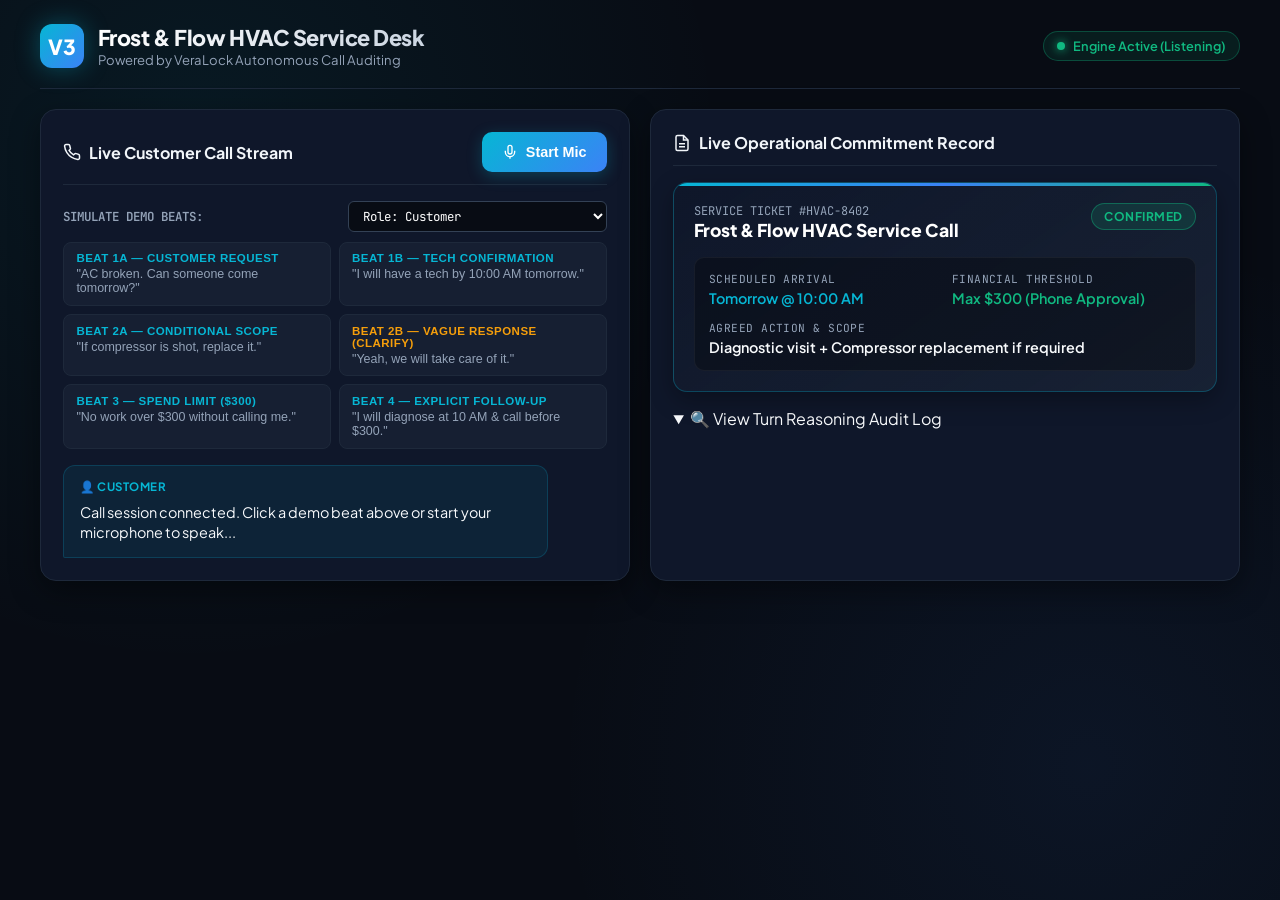
<file: frontend/index.html>
<!DOCTYPE html>
<html lang="en">
<head>
  <meta charset="UTF-8">
  <meta name="viewport" content="width=device-width, initial-scale=1.0">
  <title>Frost & Flow HVAC — VeraLock Operational Commitment Record</title>
  <link rel="preconnect" href="https://fonts.googleapis.com">
  <link rel="preconnect" href="https://fonts.gstatic.com" crossorigin>
  <link href="https://fonts.googleapis.com/css2?family=Plus+Jakarta+Sans:wght@400;500;600;700;800&family=JetBrains+Mono:wght@400;500;600&display=swap" rel="stylesheet">
  <style>
    :root {
      --bg-dark: #080c14;
      --bg-card: #0f172a;
      --bg-card-hover: #1e293b;
      --border-color: #1e293b;
      --border-light: #334155;
      --accent-cyan: #06b6d4;
      --accent-blue: #3b82f6;
      --accent-emerald: #10b981;
      --accent-amber: #f59e0b;
      --accent-rose: #f43f5e;
      --text-main: #f8fafc;
      --text-muted: #94a3b8;
      --font-sans: 'Plus Jakarta Sans', system-ui, -apple-system, sans-serif;
      --font-mono: 'JetBrains Mono', monospace;
    }

    * {
      box-sizing: border-box;
      margin: 0;
      padding: 0;
    }

    body {
      background-color: var(--bg-dark);
      color: var(--text-main);
      font-family: var(--font-sans);
      min-height: 100vh;
      display: flex;
      flex-direction: column;
      align-items: center;
      padding: 1.5rem 1rem;
      background-image: 
        radial-gradient(circle at 15% 15%, rgba(6, 182, 212, 0.08) 0%, transparent 40%),
        radial-gradient(circle at 85% 85%, rgba(59, 130, 246, 0.08) 0%, transparent 40%);
    }

    .container {
      max-width: 1200px;
      width: 100%;
      display: flex;
      flex-direction: column;
      gap: 1.25rem;
    }

    header {
      display: flex;
      justify-content: space-between;
      align-items: center;
      padding-bottom: 1.25rem;
      border-bottom: 1px solid var(--border-color);
    }

    .brand {
      display: flex;
      align-items: center;
      gap: 0.85rem;
    }

    .brand-logo {
      width: 44px;
      height: 44px;
      background: linear-gradient(135deg, var(--accent-cyan), var(--accent-blue));
      border-radius: 12px;
      display: flex;
      align-items: center;
      justify-content: center;
      font-weight: 800;
      color: #fff;
      font-size: 1.3rem;
      box-shadow: 0 0 25px rgba(6, 182, 212, 0.35);
    }

    .brand-title {
      font-size: 1.35rem;
      font-weight: 800;
      letter-spacing: -0.02em;
      background: linear-gradient(to right, #ffffff, #cbd5e1);
      -webkit-background-clip: text;
      -webkit-text-fill-color: transparent;
    }

    .brand-subtitle {
      font-size: 0.82rem;
      color: var(--text-muted);
      display: flex;
      align-items: center;
      gap: 0.5rem;
    }

    .status-pill {
      display: flex;
      align-items: center;
      gap: 0.5rem;
      background-color: rgba(16, 185, 129, 0.1);
      border: 1px solid rgba(16, 185, 129, 0.3);
      color: var(--accent-emerald);
      padding: 0.4rem 0.85rem;
      border-radius: 9999px;
      font-size: 0.8rem;
      font-weight: 600;
    }

    .status-dot {
      width: 8px;
      height: 8px;
      border-radius: 50%;
      background-color: var(--accent-emerald);
      box-shadow: 0 0 10px var(--accent-emerald);
      animation: pulse 2s infinite;
    }

    @keyframes pulse {
      0%, 100% { opacity: 1; }
      50% { opacity: 0.4; }
    }

    .grid-layout {
      display: grid;
      grid-template-columns: 1fr 1fr;
      gap: 1.25rem;
    }

    @media (max-width: 900px) {
      .grid-layout { grid-template-columns: 1fr; }
    }

    .card {
      background: var(--bg-card);
      border: 1px solid var(--border-color);
      border-radius: 16px;
      padding: 1.4rem;
      box-shadow: 0 10px 30px rgba(0, 0, 0, 0.4);
      display: flex;
      flex-direction: column;
      gap: 1rem;
    }

    .card-header {
      display: flex;
      justify-content: space-between;
      align-items: center;
      padding-bottom: 0.75rem;
      border-bottom: 1px solid var(--border-color);
    }

    .card-title {
      font-size: 1rem;
      font-weight: 700;
      display: flex;
      align-items: center;
      gap: 0.5rem;
      color: #f1f5f9;
    }

    .btn {
      background: linear-gradient(135deg, var(--accent-cyan), var(--accent-blue));
      color: #fff;
      border: none;
      border-radius: 10px;
      padding: 0.75rem 1.25rem;
      font-weight: 600;
      font-size: 0.9rem;
      cursor: pointer;
      display: flex;
      align-items: center;
      justify-content: center;
      gap: 0.5rem;
      transition: all 0.2s ease;
      box-shadow: 0 4px 15px rgba(6, 182, 212, 0.25);
    }

    .btn:hover:not(:disabled) {
      transform: translateY(-2px);
      box-shadow: 0 6px 20px rgba(6, 182, 212, 0.4);
    }

    .btn-danger {
      background: linear-gradient(135deg, #f43f5e, #e11d48);
      box-shadow: 0 4px 15px rgba(244, 63, 94, 0.25);
    }

    .btn-secondary {
      background: rgba(255, 255, 255, 0.05);
      border: 1px solid var(--border-light);
      color: var(--text-main);
      box-shadow: none;
    }

    .btn-secondary:hover:not(:disabled) {
      background: rgba(255, 255, 255, 0.1);
      border-color: var(--accent-cyan);
    }

    .btn:disabled {
      opacity: 0.4;
      cursor: not-allowed;
    }

    /* Preset Beats Bar */
    .presets-grid {
      display: grid;
      grid-template-columns: repeat(2, 1fr);
      gap: 0.5rem;
    }

    .preset-btn {
      background-color: rgba(30, 41, 59, 0.5);
      border: 1px solid var(--border-color);
      border-radius: 8px;
      padding: 0.6rem 0.75rem;
      color: var(--text-muted);
      font-size: 0.78rem;
      text-align: left;
      cursor: pointer;
      transition: all 0.15s ease;
      display: flex;
      flex-direction: column;
      gap: 0.2rem;
    }

    .preset-btn:hover {
      background-color: var(--bg-card-hover);
      border-color: var(--accent-cyan);
      color: #fff;
    }

    .preset-label {
      font-weight: 700;
      color: var(--accent-cyan);
      font-size: 0.72rem;
      text-transform: uppercase;
      letter-spacing: 0.04em;
    }

    /* Chat Conversation Stream */
    .chat-stream {
      display: flex;
      flex-direction: column;
      gap: 0.85rem;
      max-height: 420px;
      overflow-y: auto;
      padding-right: 0.3rem;
    }

    .chat-bubble {
      display: flex;
      flex-direction: column;
      gap: 0.35rem;
      padding: 0.85rem 1rem;
      border-radius: 12px;
      max-width: 90%;
      font-size: 0.9rem;
      line-height: 1.45;
      animation: slideIn 0.25s ease;
      transition: all 0.2s ease;
    }

    .chat-bubble.customer {
      align-self: flex-start;
      background-color: rgba(6, 182, 212, 0.08);
      border: 1px solid rgba(6, 182, 212, 0.2);
      border-bottom-left-radius: 2px;
    }

    .chat-bubble.business {
      align-self: flex-end;
      background-color: rgba(59, 130, 246, 0.1);
      border: 1px solid rgba(59, 130, 246, 0.25);
      border-bottom-right-radius: 2px;
    }

    /* VeraLock Clarification Agent Intervention Bubble */
    .chat-bubble.agent-clarify {
      align-self: center;
      background: linear-gradient(135deg, rgba(245, 158, 11, 0.18), rgba(245, 158, 11, 0.06));
      border: 1px solid rgba(245, 158, 11, 0.45);
      border-radius: 12px;
      width: 95%;
      box-shadow: 0 4px 15px rgba(245, 158, 11, 0.15);
    }

    .chat-bubble.highlighted {
      box-shadow: 0 0 20px var(--accent-cyan);
      border-color: var(--accent-cyan);
    }

    .speaker-tag {
      font-size: 0.72rem;
      font-weight: 700;
      text-transform: uppercase;
      letter-spacing: 0.04em;
      display: flex;
      align-items: center;
      gap: 0.35rem;
    }

    .speaker-tag.customer { color: var(--accent-cyan); }
    .speaker-tag.business { color: var(--accent-blue); }
    .speaker-tag.agent { color: var(--accent-amber); font-weight: 800; }

    /* OPERATIONAL RECORD CARD (The WOW Output) */
    .record-ticket {
      background: linear-gradient(145deg, rgba(15, 23, 42, 0.9), rgba(30, 41, 59, 0.6));
      border: 1px solid rgba(6, 182, 212, 0.3);
      border-radius: 14px;
      padding: 1.25rem;
      display: flex;
      flex-direction: column;
      gap: 1rem;
      box-shadow: 0 8px 25px rgba(0, 0, 0, 0.3);
      position: relative;
      overflow: hidden;
    }

    .record-ticket::before {
      content: '';
      position: absolute;
      top: 0; left: 0; right: 0;
      height: 3px;
      background: linear-gradient(to right, var(--accent-cyan), var(--accent-blue), var(--accent-emerald));
    }

    .ticket-header {
      display: flex;
      justify-content: space-between;
      align-items: flex-start;
    }

    .ticket-badge {
      padding: 0.3rem 0.75rem;
      border-radius: 9999px;
      font-size: 0.75rem;
      font-weight: 700;
      letter-spacing: 0.04em;
      text-transform: uppercase;
    }

    .ticket-badge.CONFIRMED {
      background-color: rgba(16, 185, 129, 0.15);
      border: 1px solid rgba(16, 185, 129, 0.4);
      color: var(--accent-emerald);
    }

    .ticket-badge.AWAITING_CLARIFICATION {
      background-color: rgba(245, 158, 11, 0.15);
      border: 1px solid rgba(245, 158, 11, 0.4);
      color: var(--accent-amber);
    }

    .record-grid {
      display: grid;
      grid-template-columns: 1fr 1fr;
      gap: 0.85rem;
      background-color: rgba(0, 0, 0, 0.3);
      padding: 0.85rem;
      border-radius: 10px;
      border: 1px solid rgba(255, 255, 255, 0.05);
    }

    .record-item {
      display: flex;
      flex-direction: column;
      gap: 0.2rem;
    }

    .record-label {
      font-size: 0.7rem;
      color: var(--text-muted);
      text-transform: uppercase;
      font-family: var(--font-mono);
      letter-spacing: 0.04em;
    }

    .record-value {
      font-size: 0.9rem;
      font-weight: 600;
      color: #f8fafc;

    .provenance-tag {
      font-size: 0.68rem;
      font-family: var(--font-mono);
      color: var(--accent-cyan);
      background: rgba(6, 182, 212, 0.12);
      border: 1px solid rgba(6, 182, 212, 0.3);
      padding: 0.15rem 0.45rem;
      border-radius: 4px;
      margin-left: 0.4rem;
      cursor: pointer;
      transition: all 0.15s ease;
      display: inline-block;
    }
    .provenance-tag:hover {
      background: var(--accent-cyan);
      color: #000;
      font-weight: 700;
    }

    /* Collapsible Turn Audit Stream */
    .audit-details {
      border: 1px solid var(--border-color);
      border-radius: 10px;
      padding: 0.6rem 0.85rem;
      background-color: rgba(0, 0, 0, 0.2);
    }

    .audit-details summary {
      font-size: 0.78rem;
      font-weight: 700;
      color: var(--text-muted);
      font-family: var(--font-mono);
      text-transform: uppercase;
      cursor: pointer;
      user-select: none;
      outline: none;
    }

    .audit-details summary:hover {
      color: var(--accent-cyan);
    }

    @keyframes slideIn {
      from { opacity: 0; transform: translateY(8px); }
      to { opacity: 1; transform: translateY(0); }
    }
  </style>
</head>
<body>
  <div class="container">
    <header>
      <div class="brand">
        <div class="brand-logo">V3</div>
        <div>
          <div class="brand-title">Frost & Flow HVAC Service Desk</div>
          <div class="brand-subtitle">Powered by VeraLock Autonomous Call Auditing</div>
        </div>
      </div>
      <div class="status-pill">
        <div class="status-dot"></div>
        <span id="engineState">Engine Active (Listening)</span>
      </div>
    </header>

    <div class="grid-layout">
      <!-- LEFT COLUMN: Conversation Stream & Controls -->
      <div class="card">
        <div class="card-header">
          <div class="card-title">
            <svg width="18" height="18" viewBox="0 0 24 24" fill="none" stroke="currentColor" stroke-width="2"><path d="M22 16.92v3a2 2 0 0 1-2.18 2 19.79 19.79 0 0 1-8.63-3.07 19.5 19.5 0 0 1-6-6 19.79 19.79 0 0 1-3.07-8.67A2 2 0 0 1 4.11 2h3a2 2 0 0 1 2 1.72 12.84 12.84 0 0 0 .7 2.81 2 2 0 0 1-.45 2.11L8.09 9.91a16 16 0 0 0 6 6l1.27-1.27a2 2 0 0 1 2.11-.45 12.84 12.84 0 0 0 2.81.7A2 2 0 0 1 22 16.92z"></path></svg>
            Live Customer Call Stream
          </div>
          <button id="micToggleBtn" class="btn">
            <svg width="16" height="16" viewBox="0 0 24 24" fill="none" stroke="currentColor" stroke-width="2"><path d="M12 2a3 3 0 0 0-3 3v7a3 3 0 0 0 6 0V5a3 3 0 0 0-3-3z"></path><path d="M19 10v2a7 7 0 0 1-14 0v-2"></path><line x1="12" y1="19" x2="12" y2="22"></line></svg>
            Start Mic
          </button>
        </div>

        <!-- Role & Presets selector -->
        <div style="display: flex; flex-direction: column; gap: 0.6rem;">
          <div style="display: flex; justify-content: space-between; align-items: center;">
            <span style="font-size: 0.78rem; font-weight: 600; color: var(--text-muted); font-family: var(--font-mono);">SIMULATE DEMO BEATS:</span>
            <select id="roleSelect" style="background: var(--bg-dark); border: 1px solid var(--border-light); color: #fff; padding: 0.3rem 0.6rem; border-radius: 6px; font-size: 0.78rem; font-family: var(--font-mono);">
              <option value="customer">Role: Customer</option>
              <option value="business">Role: Technician (Frost & Flow)</option>
            </select>
          </div>

          <div class="presets-grid">
            <button class="preset-btn" onclick="triggerBeat('customer', 'Hi, my AC unit stopped cooling completely — it is just blowing warm air. Can someone come out tomorrow morning?')">
              <span class="preset-label">Beat 1a — Customer Request</span>
              "AC broken. Can someone come tomorrow?"
            </button>
            <button class="preset-btn" onclick="triggerBeat('business', 'I will have a tech at your place by 10:00 AM tomorrow. We will diagnose the unit.')">
              <span class="preset-label">Beat 1b — Tech Confirmation</span>
              "I will have a tech by 10:00 AM tomorrow."
            </button>
            <button class="preset-btn" onclick="triggerBeat('customer', 'One more thing — if it turns out the compressor is shot, go ahead and replace it.')">
              <span class="preset-label">Beat 2a — Conditional Scope</span>
              "If compressor is shot, replace it."
            </button>
            <button class="preset-btn" onclick="triggerBeat('business', 'Yeah, we will take care of it.')">
              <span class="preset-label" style="color: var(--accent-amber);">Beat 2b — Vague Response (CLARIFY)</span>
              "Yeah, we will take care of it."
            </button>
            <button class="preset-btn" onclick="triggerBeat('customer', 'Do not do any work over three hundred dollars without calling me first for approval.')">
              <span class="preset-label">Beat 3 — Spend Limit ($300)</span>
              "No work over $300 without calling me."
            </button>
            <button class="preset-btn" onclick="triggerBeat('business', 'I will do the diagnosis at 10 AM tomorrow, and I will call you for approval before exceeding $300.')">
              <span class="preset-label">Beat 4 — Explicit Follow-up</span>
              "I will diagnose at 10 AM & call before $300."
            </button>
          </div>
        </div>

        <!-- Chat Stream -->
        <div id="chatStream" class="chat-stream">
          <div class="chat-bubble customer">
            <span class="speaker-tag customer">👤 Customer</span>
            Call session connected. Click a demo beat above or start your microphone to speak...
          </div>
        </div>
      </div>

      <!-- RIGHT COLUMN: Rendered Service Commitment Record -->
      <div class="card">
        <div class="card-header">
          <div class="card-title">
            <svg width="18" height="18" viewBox="0 0 24 24" fill="none" stroke="currentColor" stroke-width="2"><path d="M14 2H6a2 2 0 0 0-2 2v16a2 2 0 0 0 2 2h12a2 2 0 0 0 2-2V8z"></path><polyline points="14 2 14 8 20 8"></polyline><line x1="16" y1="13" x2="8" y2="13"></line><line x1="16" y1="17" x2="8" y2="17"></line></svg>
            Live Operational Commitment Record
          </div>
        </div>

        <!-- Rendered Commitment Ticket (The WOW Output Card) -->
        <div class="record-ticket">
          <div class="ticket-header">
            <div>
              <div style="font-size: 0.75rem; color: var(--text-muted); font-family: var(--font-mono);">SERVICE TICKET #HVAC-8402</div>
              <div style="font-size: 1.1rem; font-weight: 800; color: #fff;">Frost & Flow HVAC Service Call</div>
            </div>
            <div id="recordBadge" class="ticket-badge CONFIRMED">CONFIRMED</div>
          </div>

          <div class="record-grid">
            <div class="record-item">
              <span class="record-label">Scheduled Arrival</span>
              <div style="display: flex; align-items: center; flex-wrap: wrap;">
                <span id="recTime" class="record-value" style="color: var(--accent-cyan);">Tomorrow @ 10:00 AM</span>
                <span id="provTime" class="provenance-tag" style="display: none;" onclick="highlightTurnByNum(2)" title="Click to view source turn in call stream">provenance: Turn 2</span>
              </div>
            </div>
            <div class="record-item">
              <span class="record-label">Financial Threshold</span>
              <div style="display: flex; align-items: center; flex-wrap: wrap;">
                <span id="recMoney" class="record-value" style="color: var(--accent-emerald);">Max $300 (Phone Approval)</span>
                <span id="provMoney" class="provenance-tag" style="display: none;" onclick="highlightTurnByNum(5)" title="Click to view source turn in call stream">provenance: Turn 5</span>
              </div>
            </div>
            <div class="record-item" style="grid-column: span 2;">
              <span class="record-label">Agreed Action & Scope</span>
              <div style="display: flex; align-items: center; flex-wrap: wrap;">
                <span id="recScope" class="record-value">Diagnostic visit + Compressor replacement if required</span>
                <span id="provScope" class="provenance-tag" style="display: none;" onclick="highlightTurnByNum(3)" title="Click to view source turn in call stream">provenance: Turn 3</span>
              </div>
            </div>
          </div>
        </div>

        <!-- Collapsible Per-Turn Audit Stream -->
        <details class="audit-details" open>
          <summary>🔍 View Turn Reasoning Audit Log</summary>
          <div id="auditLog" style="display: flex; flex-direction: column; gap: 0.5rem; max-height: 180px; overflow-y: auto; margin-top: 0.6rem;">
            <!-- Audit items appended here -->
          </div>
        </details>
      </div>
    </div>
  </div>

  <script>
    let socket = null;
    let audioContext = null;
    let mediaStream = null;
    let scriptProcessor = null;
    let globalTurnCount = 0;

    const micToggleBtn = document.getElementById('micToggleBtn');
    const roleSelect = document.getElementById('roleSelect');
    const chatStream = document.getElementById('chatStream');
    const recordBadge = document.getElementById('recordBadge');
    const recTime = document.getElementById('recTime');
    const recMoney = document.getElementById('recMoney');
    const recScope = document.getElementById('recScope');
    const provTime = document.getElementById('provTime');
    const provMoney = document.getElementById('provMoney');
    const provScope = document.getElementById('provScope');
    const auditLog = document.getElementById('auditLog');

    // Auto-connect WebSocket immediately
    if (document.readyState === 'complete' || document.readyState === 'interactive') {
      connectWebSocket();
    } else {
      window.addEventListener('DOMContentLoaded', connectWebSocket);
    }

    function connectWebSocket() {
      if (socket && (socket.readyState === WebSocket.OPEN || socket.readyState === WebSocket.CONNECTING)) {
        return;
      }
      const protocol = window.location.protocol === 'https:' ? 'wss:' : 'ws:';
      const wsUrl = `${protocol}//${window.location.host}/ws/voice`;
      console.log('[VoiceClient] Connecting to WebSocket:', wsUrl);
      
      socket = new WebSocket(wsUrl);

      socket.onopen = () => {
        console.log('[VoiceClient] WebSocket Connected!');
        document.getElementById('engineState').textContent = 'Engine Active (Listening)';
      };

      socket.onmessage = (event) => {
        const msg = JSON.parse(event.data);
        console.log('[VoiceClient] Message received:', msg);
        handleServerMessage(msg);
      };

      socket.onclose = (e) => {
        console.warn('[VoiceClient] WebSocket Closed:', e);
        document.getElementById('engineState').textContent = 'Engine Offline (Reconnecting...)';
        setTimeout(connectWebSocket, 2000);
      };

      socket.onerror = (err) => {
        console.error('[VoiceClient] WebSocket Error:', err);
      };
    }

    micToggleBtn.addEventListener('click', toggleMicrophone);

    async function toggleMicrophone() {
      if (mediaStream) {
        stopMicrophone();
        micToggleBtn.textContent = 'Start Mic';
        micToggleBtn.classList.remove('btn-danger');
      } else {
        await startMicrophone();
        micToggleBtn.textContent = 'Stop Mic';
        micToggleBtn.classList.add('btn-danger');
      }
    }

    async function startMicrophone() {
      try {
        mediaStream = await navigator.mediaDevices.getUserMedia({ audio: true });
        audioContext = new (window.AudioContext || window.webkitAudioContext)({ sampleRate: 16000 });
        if (audioContext.state === 'suspended') {
          await audioContext.resume();
        }
        const source = audioContext.createMediaStreamSource(mediaStream);
        scriptProcessor = audioContext.createScriptProcessor(4096, 1, 1);
        
        scriptProcessor.onaudioprocess = (e) => {
          if (!socket || socket.readyState !== WebSocket.OPEN) return;
          const inputData = e.inputBuffer.getChannelData(0);
          const pcm16 = new Int16Array(inputData.length);
          for (let i = 0; i < inputData.length; i++) {
            const s = Math.max(-1, Math.min(1, inputData[i]));
            pcm16[i] = s < 0 ? s * 0x8000 : s * 0x7FFF;
          }
          
          const bytes = new Uint8Array(pcm16.buffer);
          let binary = '';
          const len = bytes.byteLength;
          for (let i = 0; i < len; i += 1024) {
            binary += String.fromCharCode.apply(null, bytes.subarray(i, Math.min(i + 1024, len)));
          }
          socket.send(JSON.stringify({ type: 'audio_chunk', pcm: btoa(binary) }));
        };

        source.connect(scriptProcessor);
        scriptProcessor.connect(audioContext.destination);

      } catch (err) {
        console.error('Mic Error:', err);
        alert('Microphone Access Error: ' + err.message);
      }
    }

    function stopMicrophone() {
      if (mediaStream) {
        mediaStream.getTracks().forEach(t => t.stop());
        mediaStream = null;
      }
      if (audioContext) {
        audioContext.close();
        audioContext = null;
      }
    }

    function triggerBeat(role, text) {
      if (!socket || socket.readyState !== WebSocket.OPEN) {
        alert('Connecting to VeraLock Call Engine... please try again in a moment.');
        return;
      }
      socket.send(JSON.stringify({
        type: 'test_transcript',
        text: text,
        speaker_role: role
      }));
    }

    function handleServerMessage(msg) {
      if (msg.type === 'final_transcript') {
        globalTurnCount++;
        renderChatBubble(msg.speaker_role || 'customer', msg.text, globalTurnCount);
      } 
      else if (msg.type === 'turn_result') {
        renderTurnAudit(msg.result, msg.text, msg.speaker_role, globalTurnCount);
        updateOperationalRecord(msg.result, msg.text, globalTurnCount);
      }
    }

    function renderChatBubble(role, text, turnNum) {
      const bubble = document.createElement('div');
      const isCustomer = role === 'customer';
      bubble.className = `chat-bubble ${isCustomer ? 'customer' : 'business'}`;
      bubble.id = `chat-turn-${turnNum}`;
      
      bubble.innerHTML = `
        <span class="speaker-tag ${isCustomer ? 'customer' : 'business'}">
          ${isCustomer ? '👤 Customer' : '🧰 Technician (Frost & Flow)'}
          <span style="font-family: var(--font-mono); opacity: 0.6; font-size: 0.65rem;">(Turn ${turnNum})</span>
        </span>
        ${text}
      `;
      chatStream.appendChild(bubble);
      chatStream.scrollTop = chatStream.scrollHeight;
    }

    function renderClarificationBubble(questionText) {
      const bubble = document.createElement('div');
      bubble.className = 'chat-bubble agent-clarify';
      
      bubble.innerHTML = `
        <span class="speaker-tag agent">⚡ VeraLock Voice Intervention (Spoken Clarification)</span>
        "${questionText}"
      `;
      chatStream.appendChild(bubble);
      chatStream.scrollTop = chatStream.scrollHeight;

      // Speak question out loud via Browser SpeechSynthesis
      speakText(questionText);
    }

    function updateOperationalRecord(result, text, turnNum) {
      const commitment = result.commitment || {};
      const status = commitment.status || 'NO_COMMITMENT';
      const action = result.speech_action;

      // When CLARIFY fires: render VeraLock intervention bubble in chat stream!
      if (action === 'CLARIFY' || status === 'AWAITING_CLARIFICATION') {
        recordBadge.className = 'ticket-badge AWAITING_CLARIFICATION';
        recordBadge.textContent = 'NEEDS CLARIFICATION';
        
        const prompt = result.clarification_question || 
                       result.spoken_clarification || 
                       `Just to confirm — is replacing the compressor pre-approved, or does it need your OK after inspection?`;
        
        renderClarificationBubble(prompt);
      } else {
        if (status === 'CONFIRMED') {
          recordBadge.className = 'ticket-badge CONFIRMED';
          recordBadge.textContent = 'CONFIRMED & VERIFIED';
        }
      }

      // Update Ticket Content & Provenance links dynamically
      const lower = text.toLowerCase();
      if (lower.includes('10:00 am') || lower.includes('10 am') || lower.includes('tomorrow')) {
        recTime.textContent = 'Tomorrow @ 10:00 AM';
        provTime.textContent = `provenance: Turn ${turnNum}`;
        provTime.style.display = 'inline-block';
      }
      if (lower.includes('three hundred') || lower.includes('300')) {
        recMoney.textContent = 'Max $300 (Phone Approval Required)';
        provMoney.textContent = `provenance: Turn ${turnNum}`;
        provMoney.style.display = 'inline-block';
      }
      if (lower.includes('compressor')) {
        recScope.textContent = 'Diagnose AC cooling + Replace Compressor if required';
        provScope.textContent = `provenance: Turn ${turnNum}`;
        provScope.style.display = 'inline-block';
      }
    }

    function renderTurnAudit(result, text, role, turnNum) {
      const item = document.createElement('div');
      item.style.cssText = 'background: rgba(0,0,0,0.3); padding: 0.5rem 0.75rem; border-radius: 8px; border: 1px solid var(--border-color); font-size: 0.75rem; font-family: var(--font-mono); display: flex; justify-content: space-between; align-items: center;';
      
      const isClarify = result.speech_action === 'CLARIFY';
      const status = (result.commitment && result.commitment.status) || 'NO_COMMITMENT';
      const conf = Math.round((result.commitment && result.commitment.confidence || 0) * 100);

      item.innerHTML = `
        <span style="color: var(--text-muted);">Turn ${turnNum} (${role === 'customer' ? 'Customer' : 'Tech'})</span>
        <span style="color: ${isClarify ? 'var(--accent-amber)' : 'var(--accent-emerald)';} font-weight: 700;">
          ${result.speech_action} [${status}] (${conf}%)
        </span>
      `;
      auditLog.prepend(item);
    }

    function highlightTurnByNum(num) {
      const el = document.getElementById(`chat-turn-${num}`);
      if (el) {
        el.scrollIntoView({ behavior: 'smooth', block: 'center' });
        el.classList.add('highlighted');
        setTimeout(() => el.classList.remove('highlighted'), 2000);
      }
    }

    function speakText(text) {
      if ('speechSynthesis' in window) {
        window.speechSynthesis.cancel();
        const utterance = new SpeechSynthesisUtterance(text);
        utterance.rate = 1.0;
        window.speechSynthesis.speak(utterance);
      }
    }
  </script>
</body>
</html>
</file>
